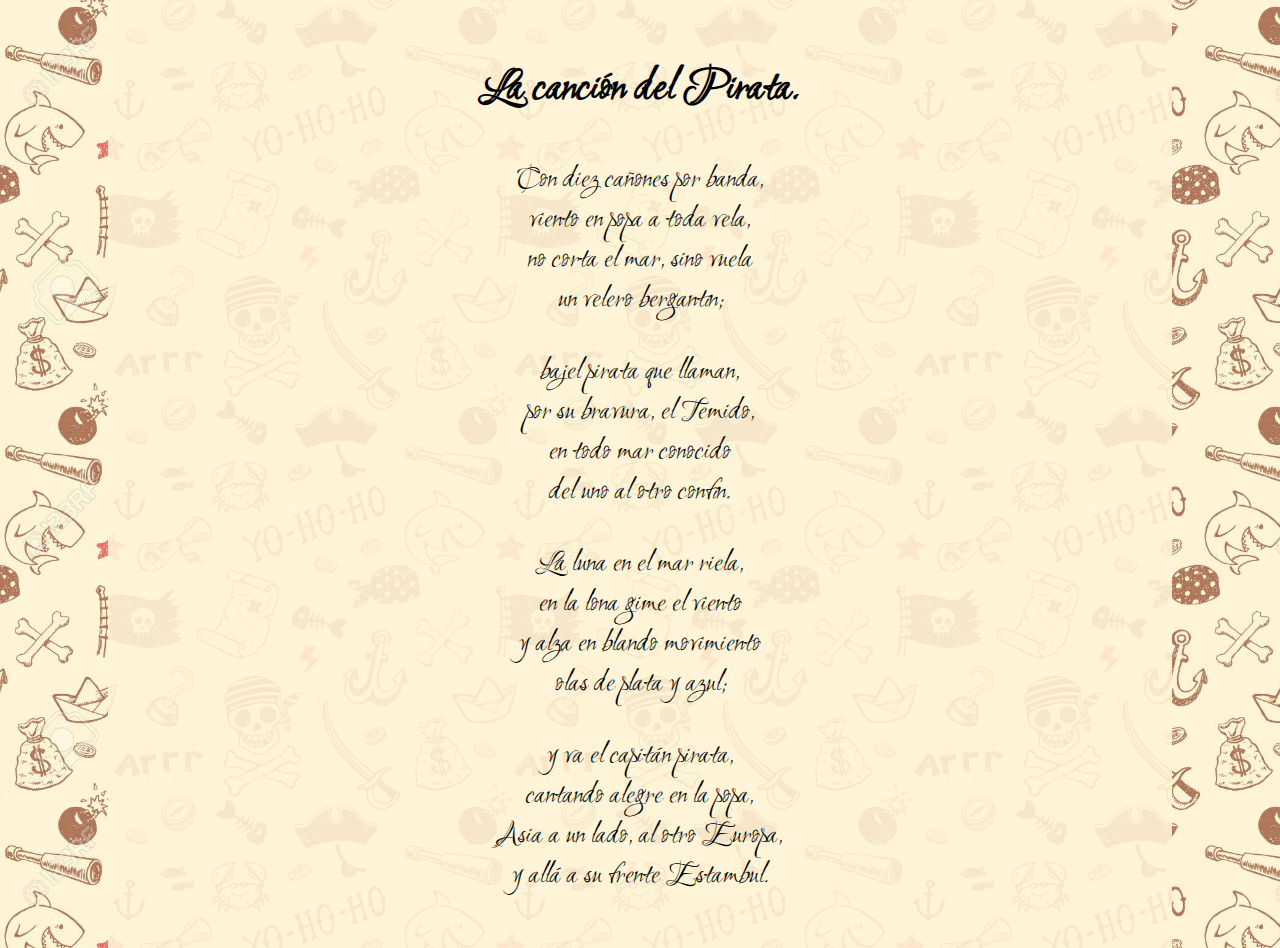
<file: index.html>
<!DOCTYPE html>
<html lang="es">
<head>
    <meta charset="UTF-8">
    <meta http-equiv="X-UA-Compatible" content="IE=edge">
    <meta name="viewport" content="width=device-width, initial-scale=1.0">
    <title>La Canción del Pirata - José de Espronceda</title>
    <!-- este es link con la hoja de los estilos -->
    <link rel="stylesheet" href="./styles/pirata.css">
    <link rel="shortcut icon" href="./images/favicon(1).ico">
</head>
<body>
    <div id="container">
    <h2>La canción del Pirata.</h2>
    <p>Con diez cañones por banda,<br>
    viento en popa a toda vela,<br>
    no corta el mar, sino vuela<br>
    un velero bergantín;</p>
        
   <p>bajel pirata que llaman,<br>
    por su bravura, el Temido,<br>
    en todo mar conocido<br>
    del uno al otro confín.</p>
        
    <p>La luna en el mar riela,<br>
    en la lona gime el viento<br>
    y alza en blando movimiento<br>
    olas de plata y azul;</p>
        
    <p>y va el capitán pirata,<br>
    cantando alegre en la popa,<br>
    Asia a un lado, al otro Europa,<br>
    y allá a su frente Estambul.</p>
</div>
</body>
</html>
</file>
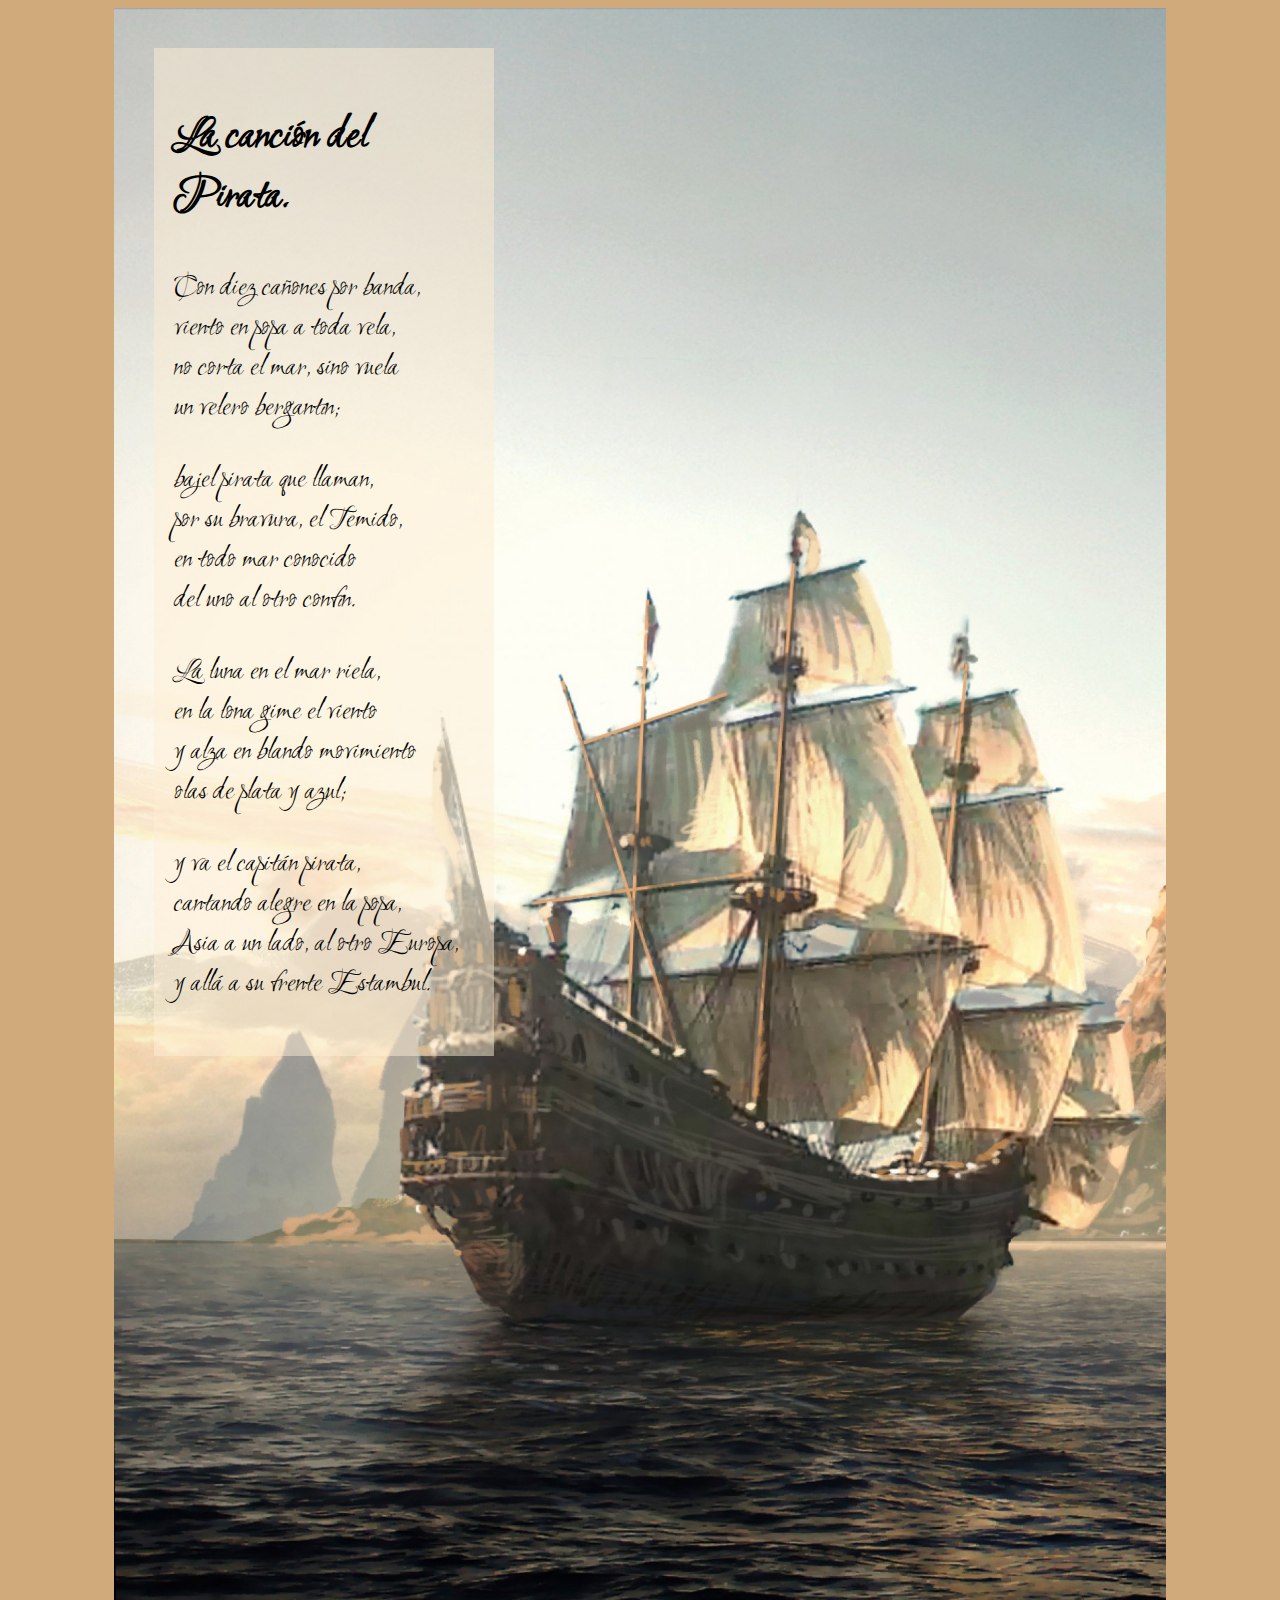
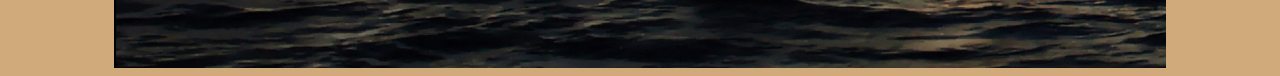
<file: index2.html>
<!DOCTYPE html>
<html lang="es">
<head>
    <meta charset="UTF-8">
    <meta http-equiv="X-UA-Compatible" content="IE=edge">
    <meta name="viewport" content="width=device-width, initial-scale=1.0">
    <title>La Canción del Pirata - José de Espronceda</title>
    <!-- este es link con la hoja de los estilos -->
    <link rel="stylesheet" href="./styles/pirata2.css">
    <link rel="shortcut icon" href="./images/favicon(1).ico">
</head>
<body>
    <div id="container"><!-- para cenrae y poner wallpaper con cover -->
        <div id="poema"><!-- para agrupar el poema y contrastarlo y posicionarlo -->
            <h2>La canción del Pirata.</h2>
            <p>Con diez cañones por banda,<br>
            viento en popa a toda vela,<br>
            no corta el mar, sino vuela<br>
            un velero bergantín;</p>
        
            <p>bajel pirata que llaman,<br>
            por su bravura, el Temido,<br>
            en todo mar conocido<br>
            del uno al otro confín.</p>
        
            <p>La luna en el mar riela,<br>
            en la lona gime el viento<br>
            y alza en blando movimiento<br>
            olas de plata y azul;</p>
        
    <p>y va el capitán pirata,<br>
    cantando alegre en la popa,<br>
    Asia a un lado, al otro Europa,<br>
    y allá a su frente Estambul.</p>
        </div>
    </div>
</body>
</html>
</file>
<file: styles/pirata.css>
/*Hoja de estilo de la web de la canción del pirata*/
    
    @font-face {
        font-family: poemapirata;
        src: url("../fonts/Ruthie-Regular.ttf");
    }

    body{
        background-color: black;
        margin: 0%;
        padding: 0%;
        background-image: url(../images/pirate-pattern-background.jpg);
        background-size: 800px;/*puedo redimensionar el tamaño del patrón*/
       /* background-repeat:puedo controlar la repetición, tanto en general, como a lo ancho, como a lo alto.*/ 
}
    #container{
        font-size:2em;
        font-family: poemapirata;
        padding:20px;
        background-color: rgba(255, 244, 214, 0.89);
        width: 80%;
        margin:auto;
        text-align: center;
        
}
</file>
<file: styles/pirata2.css>
/* este va a ser el estilo de pirata con imagen grande de fotndo*/
@font-face {
    font-family: poemapirata;
    src: url("../fonts/Ruthie-Regular.ttf");
}
body{
    background-color:#d1aa7b;
    
}
#container{
    box-shadow: 40px 40px 40px rgb(0, 0n, 0);
    background-image: url("../images/pirate-background2.jpg");
    background-color:#C9A06E;
    width: 80%;
    height: 180vh;/*puede provocar que el texto del poema se salga del container*/
    margin: auto;
    font-family: poemapirata;
    font-size: 2em;
    background-size: cover; /*cover estira o encoge la imagen para que encaje perfectamente 1 sola vez*/
    padding:20px;
}
#poema {
    background-position: 66%; /*decido donde está el centro de interés de mi imagen de fondo, y ahí fijo el punto para posteriores recortes, por defecto es left, pero yo he puesto el 2º terio (66%)*/
    margin:20px;
    padding: 20px;
    background-color: #fdedd481;
    width: 300px; /*en este caso MUY PARTICULAR me conviene fijar el ancho en pixeles porque protege el ancho de lineas del poema y no rompe los versos. Además 300 px caben en el ancho de cualquier móvil.*/
}
</file>
